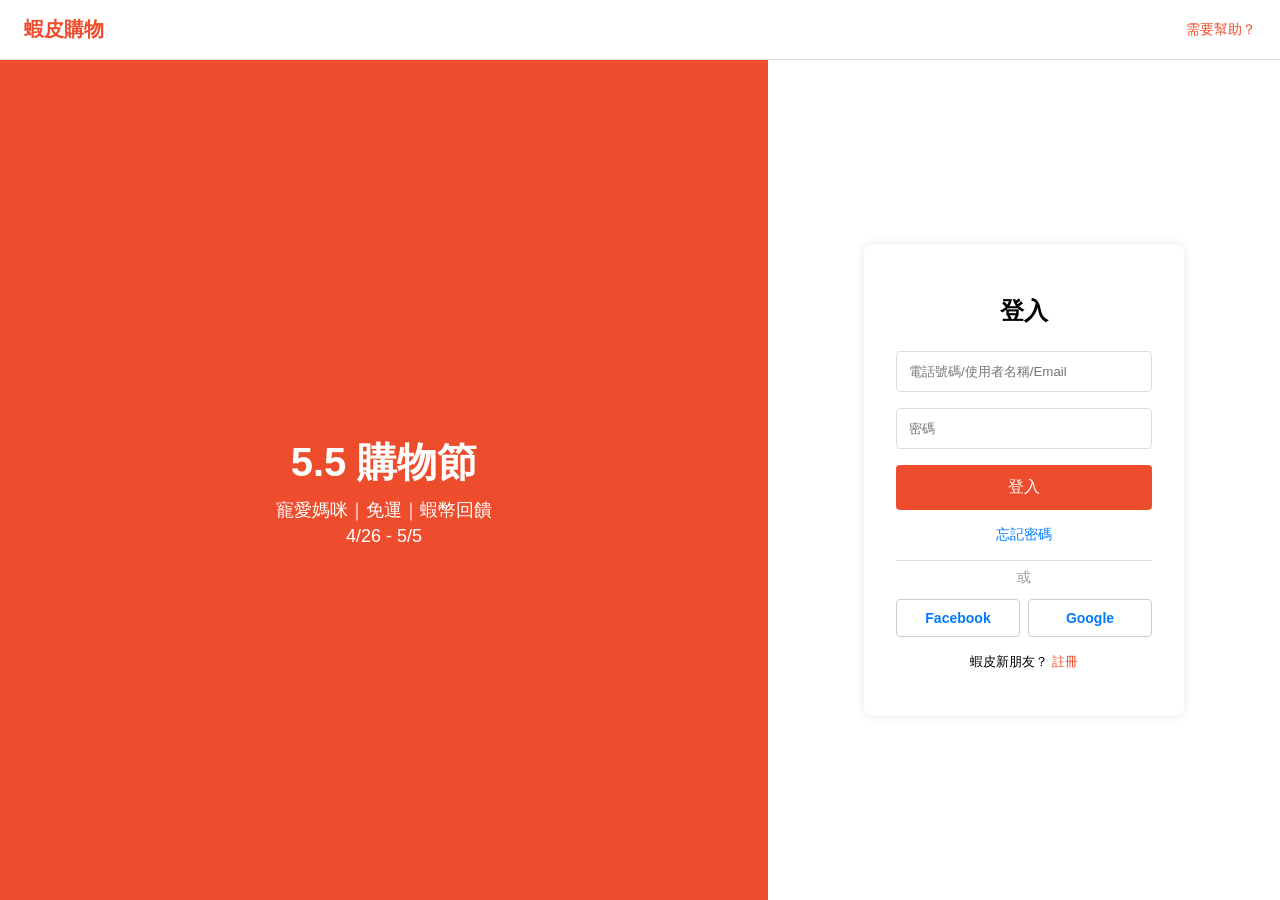
<file: index.html>
<!DOCTYPE html>
<html lang="zh-Hant">
<head>
    <meta charset="UTF-8" />
    <meta name="viewport" content="width=device-width, initial-scale=1.0" />
    <title>蝦皮購物 - 登入</title>
    <link rel="stylesheet" href="style.css" />
</head>
<body>
<header class="top-bar">
    <div class="logo">蝦皮購物</div>
    <div class="help"><a href="#" onclick="showHelp()">需要幫助？</a></div>
</header>

<main class="main-container">
    <div class="left-banner">
        <div class="promo-text">
            <h1>5.5 購物節</h1>
            <p>寵愛媽咪｜免運｜蝦幣回饋</p>
            <p>4/26 - 5/5</p>
        </div>
    </div>
    <div class="right-login">
        <div class="login-box">
            <h2>登入</h2>
            <form id="login-form">
                <input type="text" placeholder="電話號碼/使用者名稱/Email" required />
                <input type="password" placeholder="密碼" required />
                <button type="submit" class="login-btn">登入</button>
            </form>
            <div class="login-footer">
                <a href="#" onclick="forgotPassword()">忘記密碼</a>
                <div class="line"></div>
                <div class="or">或</div>
                <div class="social-buttons">
                    <a class="social-btn fb" href="https://www.facebook.com/login/" target="_blank">Facebook</a>
                    <a class="social-btn google" href="https://accounts.google.com/signin" target="_blank">Google</a>
                </div>
                <p class="signup-text">蝦皮新朋友？ <a href="#" onclick="goToRegister()">註冊</a></p>
            </div>
        </div>
    </div>
</main>

<script src="script.js"></script>
</body>
</html>
</file>
<file: style.css>
* {
    box-sizing: border-box;
    font-family: "Microsoft JhengHei", sans-serif;
}

body {
    margin: 0;
    background-color: #f5f5f5;
}

.top-bar {
    height: 60px;
    background-color: white;
    display: flex;
    justify-content: space-between;
    align-items: center;
    padding: 0 24px;
    border-bottom: 1px solid #ddd;
}

.logo {
    font-size: 20px;
    color: #ee4d2d;
    font-weight: bold;
}

.help a {
    font-size: 14px;
    color: #ee4d2d;
    text-decoration: none;
}

.main-container {
    display: flex;
    height: calc(100vh - 60px);
}

.left-banner {
    flex: 1.5;
    background-color: #ee4d2d;
    color: white;
    display: flex;
    justify-content: center;
    align-items: center;
    text-align: center;
}

.promo-text h1 {
    font-size: 40px;
    margin-bottom: 8px;
}

.promo-text p {
    margin: 4px 0;
    font-size: 18px;
}

.right-login {
    flex: 1;
    background-color: #fff;
    display: flex;
    justify-content: center;
    align-items: center;
}

.login-box {
    width: 320px;
    padding: 32px;
    background-color: #fff;
    border-radius: 8px;
    box-shadow: 0 0 10px rgba(0,0,0,0.1);
}

.login-box h2 {
    text-align: center;
    margin-bottom: 24px;
}

input[type="text"],
input[type="password"] {
    width: 100%;
    padding: 12px;
    margin-bottom: 16px;
    border: 1px solid #ddd;
    border-radius: 4px;
}

.login-btn {
    width: 100%;
    background-color: #ee4d2d;
    color: white;
    border: none;
    padding: 12px;
    font-size: 16px;
    border-radius: 4px;
    cursor: pointer;
    margin-bottom: 16px;
}

.login-btn:hover {
    background-color: #d94425;
}

.login-footer {
    text-align: center;
    font-size: 14px;
}

.login-footer a {
    color: #007aff;
    text-decoration: none;
}

.line {
    border-top: 1px solid #ddd;
    margin: 16px 0 8px;
}

.or {
    font-size: 14px;
    color: #999;
    margin-bottom: 12px;
}

.social-buttons {
    display: flex;
    justify-content: space-between;
    gap: 8px;
}

.social-btn {
    flex: 1;
    padding: 10px;
    text-align: center;
    border: 1px solid #ccc;
    background-color: white;
    border-radius: 4px;
    text-decoration: none;
    font-weight: bold;
    font-size: 14px;
}

.fb { color: #3b5998; }
.google { color: #db4437; }

.social-btn:hover {
    background-color: #f0f0f0;
}

.signup-text {
    margin-top: 16px;
    font-size: 13px;
}

.signup-text a {
    color: #ee4d2d;
    text-decoration: none;
}
</file>
